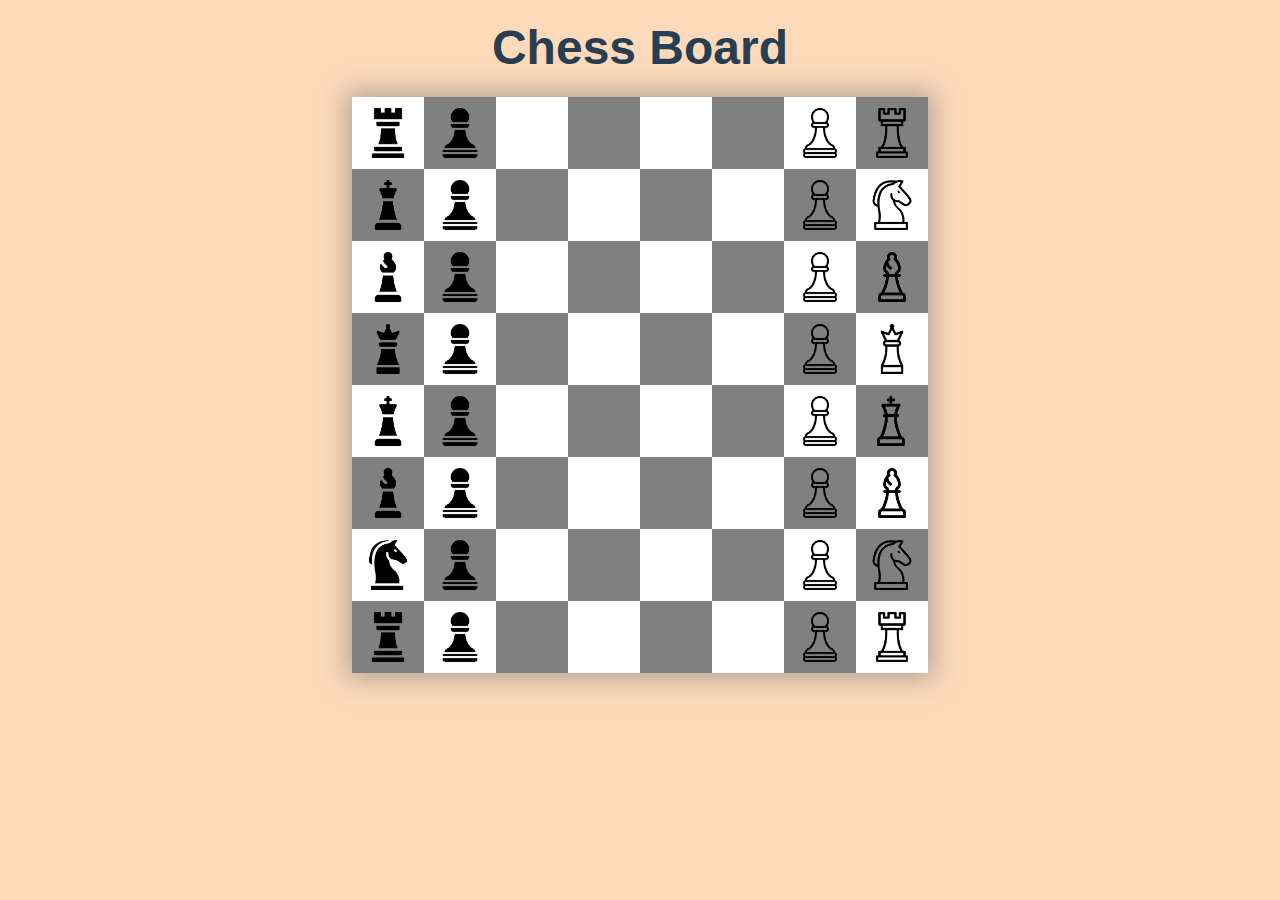
<file: Chess Board/index.html>
<!DOCTYPE html>
<html lang="en">
<head>
    <meta charset="UTF-8">
    <meta name="viewport" content="width=device-width, initial-scale=1.0">
    <link href="styles.css" rel="stylesheet" type="text/css">
    <title>Chess Board</title>
</head>
<body>
    <h1 class="chess-title">Chess Board</h1>
    <div class="chess-board">
        <div class="row">
            <div class="tiles"><img
                    src="Resources/Rook-black.png" alt="Black Rook" class="chess-piece"></div>
            <div class="tiles"><img
                    src="Resources/Pawn-black.png" alt="Black Pawn" class="chess-piece"></div>
            <div class="tiles"></div>
            <div class="tiles"></div>
            <div class="tiles"></div>
            <div class="tiles"></div>
            <div class="tiles"><img
                    src="Resources/Pawn-white.png" alt="White Pawn" class="chess-piece"></div>
            <div class="tiles"><img
                    src="Resources/Rook-white.png" alt="White Rook" class="chess-piece"></div>
        </div>
        <div class="row">
            <div class="tiles"><img
                    src="Resources/King-black.png" alt="Black Knight" class="chess-piece"></div>
            <div class="tiles"><img
                    src="Resources/Pawn-black.png" alt="Black Pawn" class="chess-piece"></div>
            <div class="tiles"></div>
            <div class="tiles"></div>
            <div class="tiles"></div>
            <div class="tiles"></div>
            <div class="tiles"><img
                    src="Resources/Pawn-white.png" alt="White Pawn" class="chess-piece"></div>
            <div class="tiles"><img
                    src="Resources/Knight-white.png" alt="White Knight" class="chess-piece"></div>
        </div>
        <div class="row">
            <div class="tiles"><img
                    src="Resources/Bishop-black.png" alt="Black Bishop" class="chess-piece"></div>
            <div class="tiles"><img
                    src="Resources/Pawn-black.png" alt="Black Pawn" class="chess-piece"></div>
            <div class="tiles"></div>
            <div class="tiles"></div>
            <div class="tiles"></div>
            <div class="tiles"></div>
            <div class="tiles"><img
                    src="Resources/Pawn-white.png" alt="White Pawn" class="chess-piece"></div>
            <div class="tiles"><img
                    src="Resources/Bishop-white.png" alt="White Bishop" class="chess-piece"></div>
        </div>
        <div class="row">
            <div class="tiles"><img class="chess-piece"
                    src="Resources/Queen-black.png" alt="Black Queen" class="chess-piece"></div>
            <div class="tiles"><img class="chess-piece"
                    src="Resources/Pawn-black.png" alt="Black Pawn" class="chess-piece"></div>
            <div class="tiles"></div>
            <div class="tiles"></div>
            <div class="tiles"></div>
            <div class="tiles"></div>
            <div class="tiles"><img
                    src="Resources/Pawn-white.png" alt="White Pawn" class="chess-piece"></div>
            <div class="tiles"><img
                    src="Resources/Queen-white.png" alt="White Queen" class="chess-piece"></div>
        </div>
        <div class="row">
            <div class="tiles"><img
                    src="Resources/King-black.png" alt="Black King" class="chess-piece"></div>
            <div class="tiles"><img
                    src="Resources/Pawn-black.png" alt="Black Pawn" class="chess-piece"></div>
            <div class="tiles"></div>
            <div class="tiles"></div>
            <div class="tiles"></div>
            <div class="tiles"></div>
            <div class="tiles"><img
                    src="Resources/Pawn-white.png" alt="White Pawn" class="chess-piece"></div>
            <div class="tiles"><img
                    src="Resources/King-white.png" alt="White King" class="chess-piece"></div>
        </div>
        <div class="row">
            <div class="tiles"><img
                    src="Resources/Bishop-black.png" alt="Black Bishop" class="chess-piece"></div>
            <div class="tiles"><img
                    src="Resources/Pawn-black.png" alt="Black Pawn" class="chess-piece"></div>
            <div class="tiles"></div>
            <div class="tiles"></div>
            <div class="tiles"></div>
            <div class="tiles"></div>
            <div class="tiles"><img
                    src="Resources/Pawn-white.png" alt="White Pawn" class="chess-piece"></div>
            <div class="tiles"><img
                    src="Resources/Bishop-white.png" alt="White Bishop" class="chess-piece"></div>
        </div>
        <div class="row">
            <div class="tiles"><img
                    src="Resources/Knight-black.png" alt="Black Knight" class="chess-piece"></div>
            <div class="tiles"><img
                    src="Resources/Pawn-black.png" alt="Black Pawn" class="chess-piece"></div>
            <div class="tiles"></div>
            <div class="tiles"></div>
            <div class="tiles"></div>
            <div class="tiles"></div>
            <div class="tiles"><img
                    src="Resources/Pawn-white.png" alt="White Pawn" class="chess-piece"></div>
            <div class="tiles"><img
                    src="Resources/Knight-white.png" alt="White Knight" class="chess-piece"></div>
        </div>
        <div class="row">
            <div class="tiles"><img
                    src="Resources/Rook-black.png" alt="Black Rook" class="chess-piece"></div>
            <div class="tiles"><img
                    src="Resources/Pawn-black.png" alt="Black Pawn" class="chess-piece"></div>
            <div class="tiles"></div>
            <div class="tiles"></div>
            <div class="tiles"></div>
            <div class="tiles"></div>
            <div class="tiles"><img
                    src="Resources/Pawn-white.png" alt="White Pawn" class="chess-piece"></div>
            <div class="tiles"><img
                    src="Resources/Rook-white.png" alt="White Rook" class="chess-piece"></div>
        </div>
    </div>

</body>
</html>
</file>
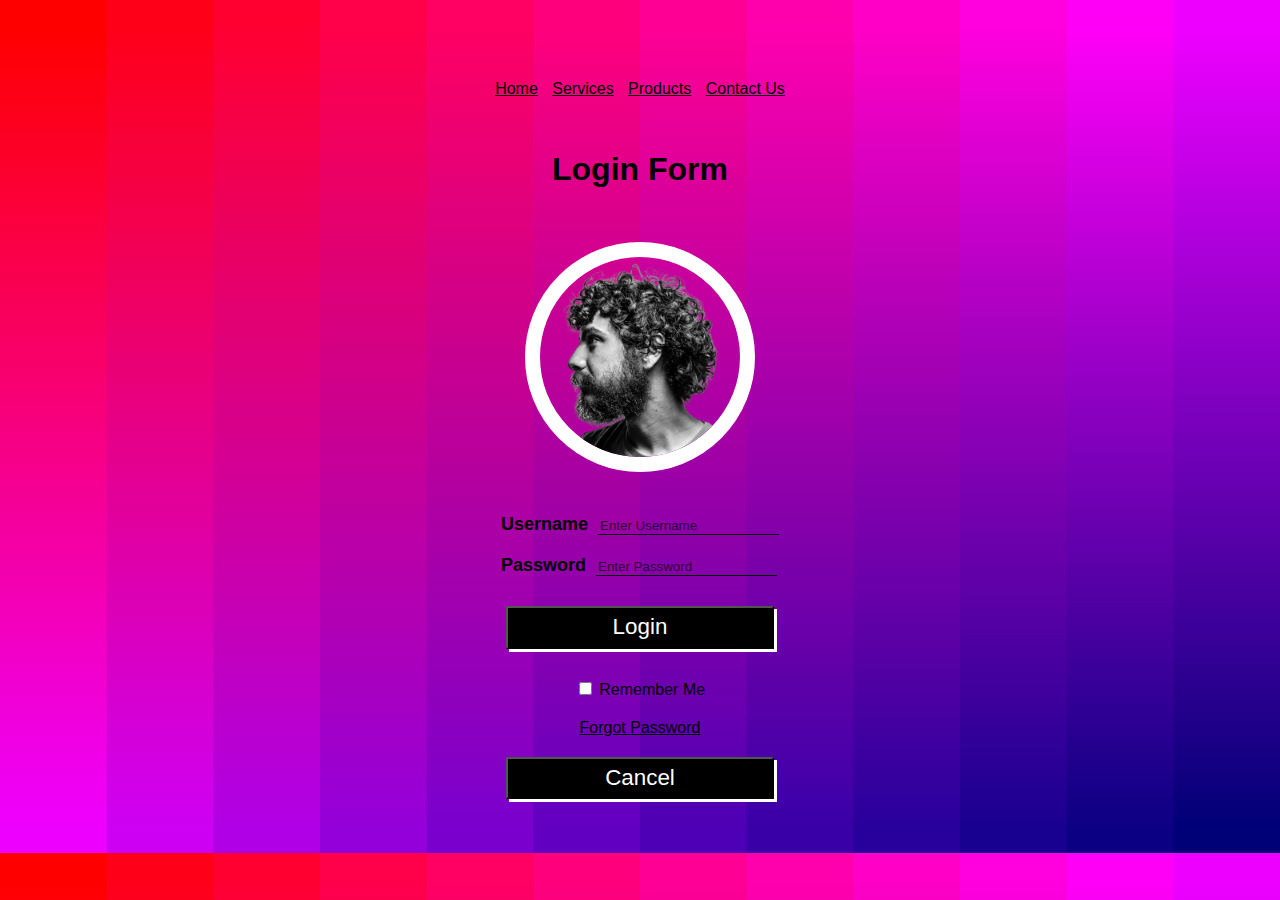
<file: Login Form/index.html>
<!DOCTYPE html>
<html lang="en">
<head>
    <meta charset="UTF-8">
    <meta name="viewport" content="width=device-width, initial-scale=1.0">
    <title>Login Form</title>
    <link rel="stylesheet" href="styles.css" type="text/css">
</head>
<body>
    <main>
        <nav class="header-navigation">
            <a href="#">Home</a>
            <a href="#">Services</a>
            <a href="#">Products</a>
            <a href="#">Contact Us</a>
        </nav>
        <h1 id="login-form-heading">Login Form</h1>
        <img src="Resources/profile-image-css-login-page-project_tS9W4AV3q.webp" id="profile-picture">
        <form class="input-section">
            <div class="user-info">
                <label class="login-info-input-label">Username</label>
                <input type="text" placeholder="Enter Username" class="login-info-input-area">
            </div>
            <div class="user-info">
                <label class="login-info-input-label">Password</label>
                <input type="password" placeholder="Enter Password" class="login-info-input-area">
            </div>
            <button type="submit" class="login-info-button">Login</button>
            <div class="remember-me-wrapper">
                <input type="checkbox" value="remember-me">
                <label id="remember-me">Remember Me</label>
            </div>
            <a href="#" id="forgot-password">Forgot Password</a>
            <button type="submit" class="login-info-button">Cancel</button>
        </form>
    </main>
</body>
</html>
</file>
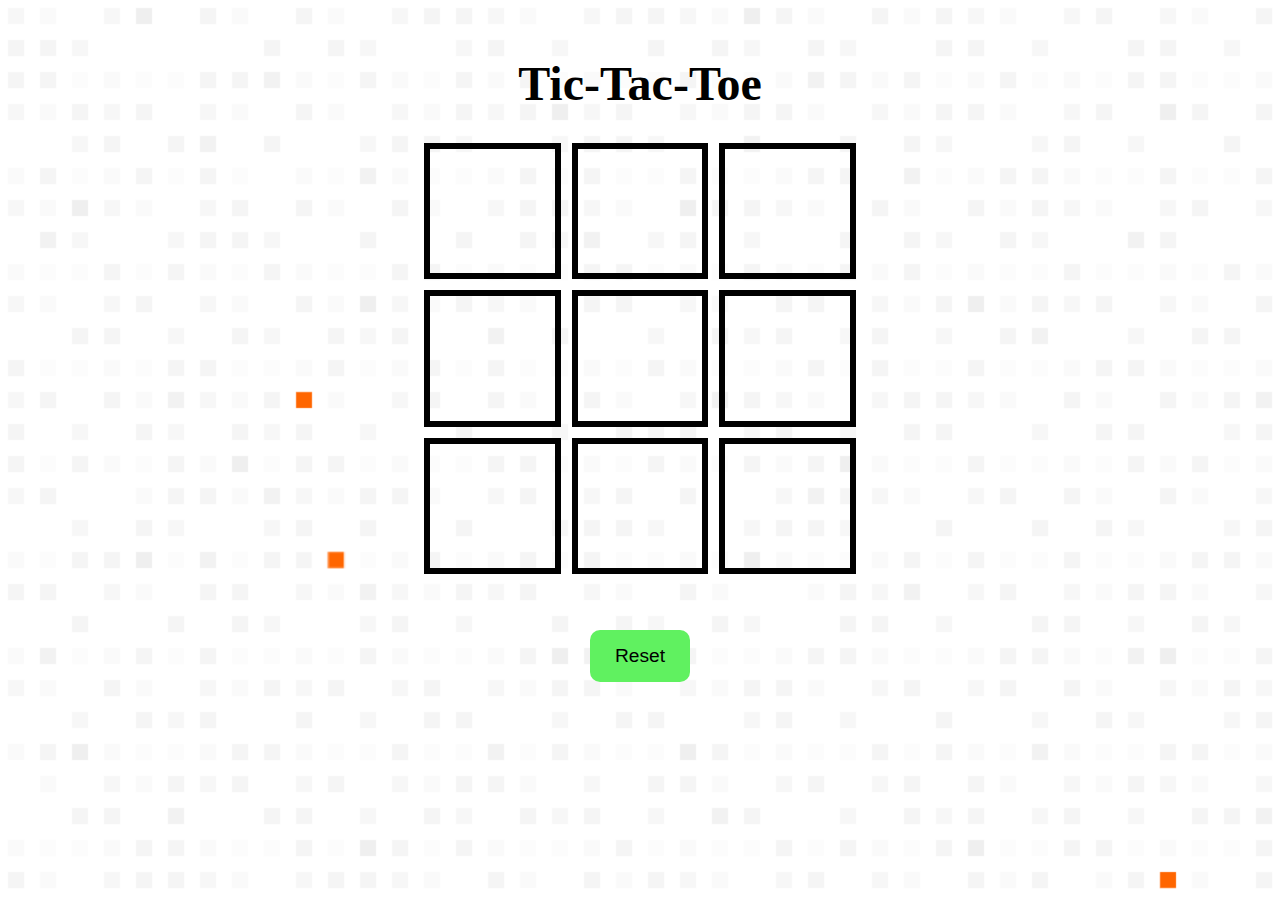
<file: Tic-Tac-Toe/index.html>
<html lang="en">
<head>
    <meta charset="UTF-8">
    <meta name="viewport" content="width=device-width, initial-scale=1.0">
    <link rel="stylesheet" href="style.css">
    <script src="app.js" defer></script>
    <title>Document</title>
</head>
<body>
    <header>
        <h1 id="heading">Tic-Tac-Toe</h1>
    </header>
    <main>
        <div class="game-board">
            <div class="board-tile"></div>
            <div class="board-tile"></div>
            <div class="board-tile"></div>
            <div class="board-tile"></div>
            <div class="board-tile"></div>
            <div class="board-tile"></div>
            <div class="board-tile"></div>
            <div class="board-tile"></div>
            <div class="board-tile"></div>
        </div>
        <button class="game-reset-button">Reset</button>
    </main>
</body>
</html>
</file>
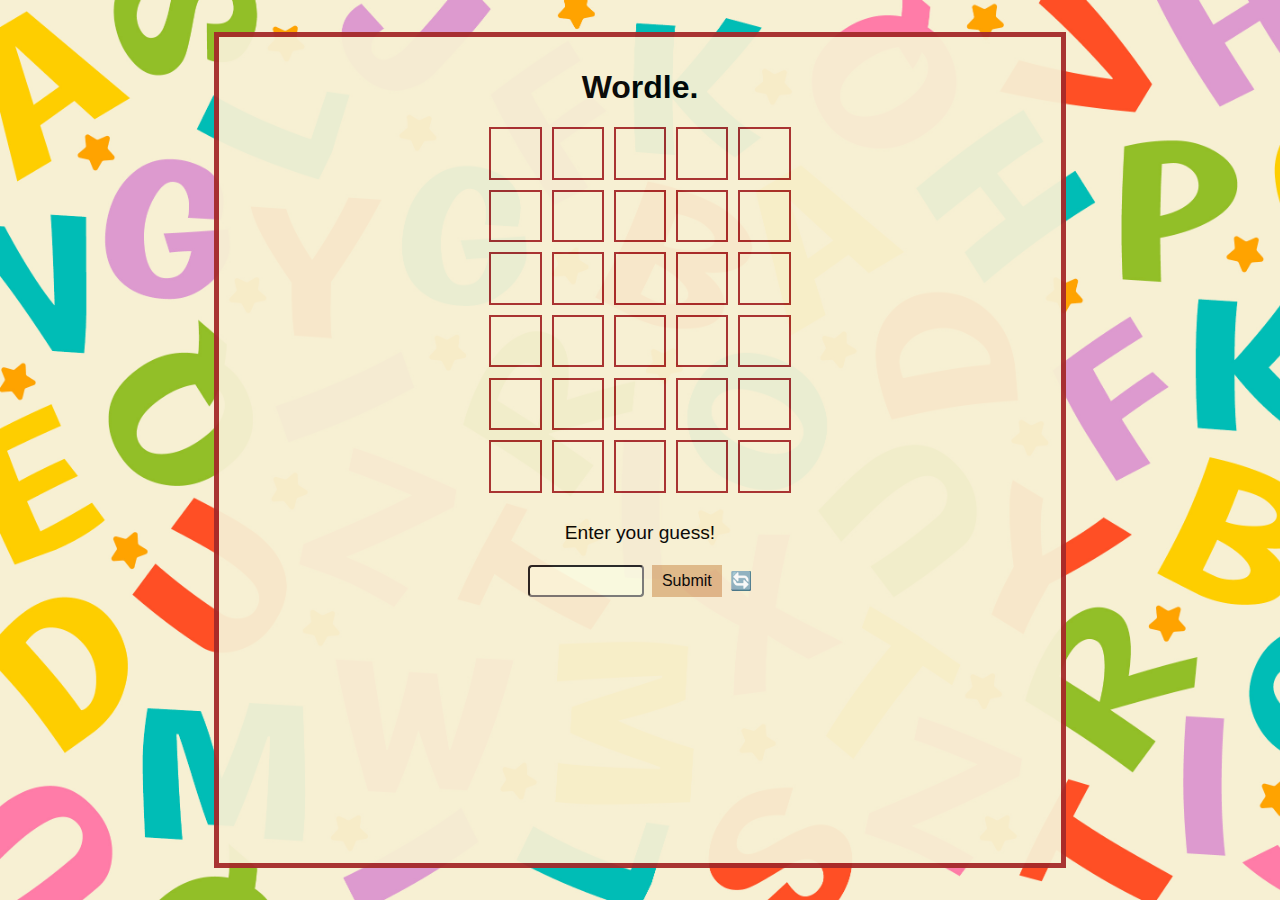
<file: Wordle/index.html>
<html lang="en">
<head>
    <meta charset="UTF-8">
    <meta name="viewport" content="width=device-width, initial-scale=1.0">
    <link rel="stylesheet" href="style.css">
    <link href="https://db.onlinewebfonts.com/c/4789cf828c01b22acb9b2b73ee91aa0d?family=NYTKarnakCondensed" rel="stylesheet" type="text/css"/>
    <script src="app.js" defer></script>
    <title>Document</title>
</head>
<body>
    <main>
        <h1>Wordle.</h1>
        <div class="wordle-container">
            <div class="word-row">
                <div class="word-letter"></div>
                <div class="word-letter"></div>
                <div class="word-letter"></div>
                <div class="word-letter"></div>
                <div class="word-letter"></div>
            </div>
            <div class="word-row">
                <div class="word-letter"></div>
                <div class="word-letter"></div>
                <div class="word-letter"></div>
                <div class="word-letter"></div>
                <div class="word-letter"></div>
            </div>
            <div class="word-row">
                <div class="word-letter"></div>
                <div class="word-letter"></div>
                <div class="word-letter"></div>
                <div class="word-letter"></div>
                <div class="word-letter"></div>
            </div>
            <div class="word-row">
                <div class="word-letter"></div>
                <div class="word-letter"></div>
                <div class="word-letter"></div>
                <div class="word-letter"></div>
                <div class="word-letter"></div>
            </div>
            <div class="word-row">
                <div class="word-letter"></div>
                <div class="word-letter"></div>
                <div class="word-letter"></div>
                <div class="word-letter"></div>
                <div class="word-letter"></div>
            </div>
            <div class="word-row">
                <div class="word-letter"></div>
                <div class="word-letter"></div>
                <div class="word-letter"></div>
                <div class="word-letter"></div>
                <div class="word-letter"></div>
            </div>
        </div>
        <div class="game-result">
            <p class="result-text">Enter your guess!</p>
        </div>
        <form>
            <input type="text" class="guess-input-textbox">
            <button type="submit" class="guess-input-submit-button">Submit</button>
            <button class="reset-button">🔄️</button>
        </form>
    </main>
</body>
</html>
</file>
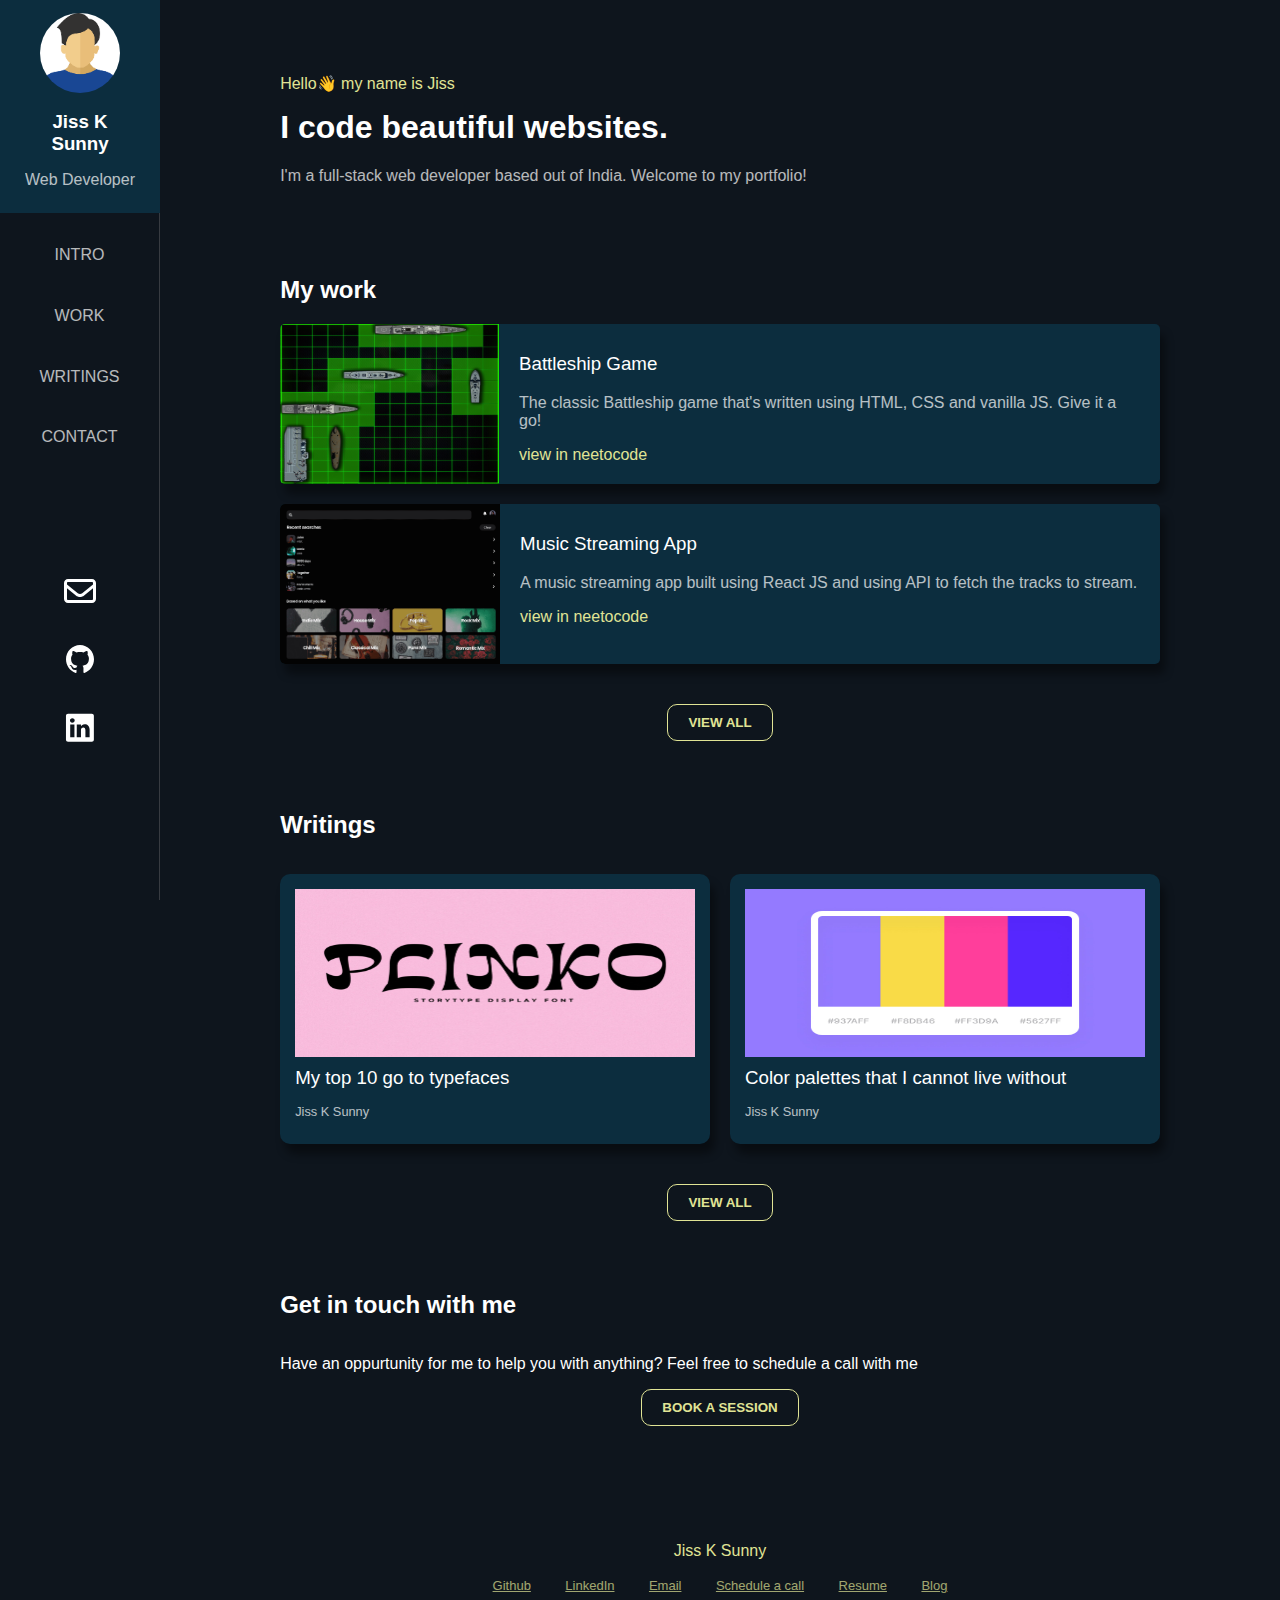
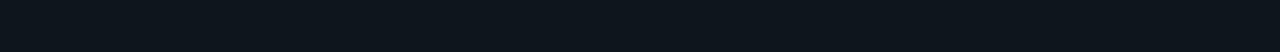
<file: Portfolio/Portfolio.html>
<!DOCTYPE html>
<html>
    <head>
        <link rel="stylesheet" type="text/css" href="styles.css">
    </head>
    <main class="portfolio">
        <article id="contents">
            <p class="greetings">Hello👋 my name is Jiss</p>
            <h1 class="intro1">I code beautiful websites.</h1>
            <h4 class="intro2">I'm a full-stack web developer based out of India. Welcome to my portfolio!</h4>
            <section id="my-works">
                <h2 class="works-heading">My work</h2>
                <div class="works-cards">
                    <div class="works-card">
                        <img src="battleship-og-img.png" alt="Battleship" class="works-card-image">
                        <div class="works-card-content">
                            <h3 class="card-title">Battleship Game</h3>
                            <p class="card-description">The classic Battleship game that's written using HTML, CSS and vanilla JS. Give it a go!</p>
                            <a href="#" class="card-link">view in neetocode</a>
                        </div>
                    </div>
                    <div class="works-card">
                        <img src="music-streaming.png" alt="Streaming app" class="works-card-image">
                        <div class="works-card-content">
                            <h3 class="card-title">Music Streaming App</h3>
                            <p class="card-description">A music streaming app built using React JS and using API to fetch the tracks to stream.</p>
                            <a href="#" class="card-link">view in neetocode</a>
                        </div>
                    </div>
                </div>
            </section>
            <button>VIEW ALL</button>
            <section id="writings">
                <h2 class="writings-heading">Writings</h2>
                <div class="writings-cards">
                    <div class="writings-card1">
                        <img src="Plinko-Font.jpg" alt="placeholder" class="writings-card-image">
                        <h3 class="writings-card-title">My top 10 go to typefaces</h3>
                        <p class="author-name">Jiss K Sunny</p>
                    </div>
                    <div class="writings-card2">
                        <img src="color-palette.jpg" alt="placeholder" class="writings-card-image">
                        <h3 class="writings-card-title">Color palettes that I cannot live without</h3>
                        <p class="author-name">Jiss K Sunny</p>
                    </div>
                </div>
            </section>
            <button>VIEW ALL</button>
            <section id="contact">
                <h2 class="contact-heading">Get in touch with me</h2>
                <p class="contact-description">Have an oppurtunity for me to help you with anything? Feel free to schedule a call with me</p>
                <button>BOOK A SESSION</button>
            </section>
        </article>
        <footer>
            <p>Jiss K Sunny</p>
            <div class="social-links">
                <a href="#" class="social-link">Github</a>
                <a href="#" class="social-link">LinkedIn</a>
                <a href="#" class="social-link">Email</a>
                <a href="#" class="social-link">Schedule a call</a>
                <a href="#" class="social-link">Resume</a>
                <a href="#" class="social-link">Blog</a>
            </div>
        </footer>
        <div class="sidebar">
            <div class="profile">
                <img src="profile-placeholder.png" id="profile-pic" alt="profile picture">
                <h3 class="profile-name">Jiss K Sunny</h3>
                <p class="role">Web Developer</p>
            </div>
            <div id="nav">
                <div id="sections">
                    <p class="section-item"><a href="#contents" class="item-link">INTRO</a></p>
                    <p class="section-item"><a href="#my-works" class="item-link">WORK</a></p>
                    <p class="section-item"><a href="#writings" class="item-link">WRITINGS</a></p>
                    <p class="section-item"><a href="#contact" class="item-link">CONTACT</a></p>
                </div>
                <div class="socials">
                    <a href="#"><img src="envelope-regular.svg" class="social-icon"></a>
                    <a href="#"><img src="211904_social_github_icon.svg" class="social-icon"></a>
                    <a href="#"><img src="104493_linkedin_icon.svg" class="social-icon"></a>
                </div>
            </div>
        </div>
    </main>
</html>
</file>
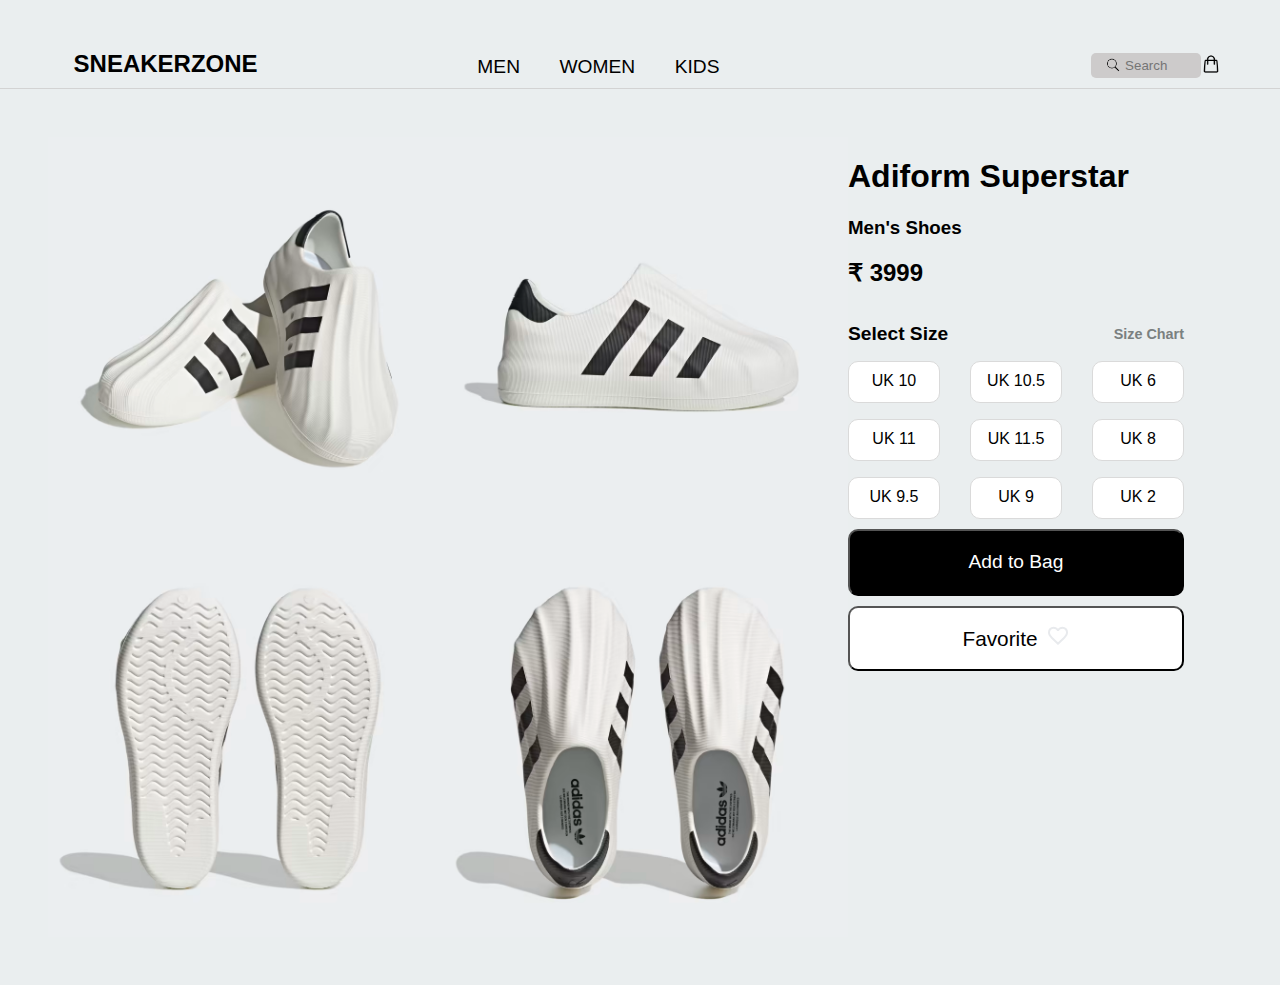
<file: Shopping-page/product-page/shoe-details.html>
<!DOCTYPE html>
<html>
    <head>
        <title>Get the best deals on branded sneakers in India | Sneakerzone</title>
        <link rel="stylesheet" type="text/css" href="styles.css">
    </head>
    <body>
        <nav>
            <h2 class="site-name">SNEAKERZONE</h2>
            <ul class="categories">
                <li><a href="#">MEN</a></li></a>
                <li><a href="#">WOMEN</a></li></a>
                <li><a href="#">KIDS</a></li>
            </ul>
            <form class="search-bar">
                <input type="text" id="search-input" placeholder="Search">
            </form>
            <a href="#" class="shopping-cart"><img src="Resources/shopping-bag.png" id="shopping-cart-image"></a>
        </nav>
        <main class="page-content">
            <div class="shoe-images">
                <img src="Resources/Adifom_Front.avif" class="shoe-picture">
                <img src="Resources/Adifom_Side.avif" class="shoe-picture">
                <img src="Resources/Adifom_Bottom.avif" class="shoe-picture">
                <img src="Resources/Adifom_Top.avif" class="shoe-picture">
            </div>
            <div class="shoe-details">
                <h1 id="shoe-name">Adiform Superstar</h1>
                <h3 id="shoe-category">Men's Shoes</h3>
                <h2 id="shoe-price">₹ 3999</h2>
                <div class="size-selection">
                    <p class="select-size-heading">Select Size</p>
                    <p>Size Chart</p>
                </div>
                <div class="available-sizes">
                    <input type="radio" name="Size"  id="uk-10">
                    <label for="uk-10" class="product-size">UK 10</label>
                    <input type="radio" name="Size"  id="uk-10.5">
                    <label for="uk-10.5" class="product-size">UK 10.5</label>
                    <input type="radio" name="Size"  id="uk-6">
                    <label for="uk-6" class="product-size">UK 6</label>
                    <input type="radio" name="Size"  id="uk-11">
                    <label for="uk-11" class="product-size">UK 11</label>
                    <input type="radio" name="Size"  id="uk-11.5">
                    <label for="uk-11.5" class="product-size">UK 11.5</label>
                    <input type="radio" name="Size"  id="uk-8">
                    <label for="uk-8" class="product-size">UK 8</label>
                    <input type="radio" name="Size"  id="uk-9.5">
                    <label for="uk-9.5" class="product-size">UK 9.5</label>
                    <input type="radio" name="Size"  id="uk-9">
                    <label for="uk-9" class="product-size">UK 9</label>
                    <input type="radio" name="Size"  id="uk-2">
                    <label for="uk-2" class="product-size">UK 2</label>
                </div>
                <button class="add-to-bag">Add to Bag</button>
                <button class="favourite-product">Favorite <span class="heart-icon"><svg xmlns="http://www.w3.org/2000/svg" height="24px" viewBox="0 -960 960 960" width="24px" fill="#e8eaed">
                    <path d="m480-120-58-52q-101-91-167-157T150-447.5Q111-500 95.5-544T80-634q0-94 63-157t157-63q52 0 99 22t81 62q34-40 81-62t99-22q94 0 157 63t63 157q0 46-15.5 90T810-447.5Q771-395 705-329T538-172l-58 52Zm0-108q96-86 158-147.5t98-107q36-45.5 50-81t14-70.5q0-60-40-100t-100-40q-47 0-87 26.5T518-680h-76q-15-41-55-67.5T300-774q-60 0-100 40t-40 100q0 35 14 70.5t50 81q36 45.5 98 107T480-228Zm0-273Z" />
                    </svg></span></button>
            </div>
        </main>
    </body>
</html>
</file>
<file: Chess Board/styles.css>
* {
  box-sizing: border-box;
  padding: 0;
  margin: 0;
}
img {
  max-width: 100%;
}

body {
  height: 100vh;
  display: flex;
  flex-direction: column;
  align-items: center;
  gap: 2rem;
  background-color: #fedaba;
}

.chess-title {
  font-size: 3rem;
  font-family: sans-serif;
  font-weight: 700;
  color: #283e52;
  margin-top: 20px;
}
@media screen and (max-width: 767px) {
    .chess-title {
        font-size: 1.5rem;
    }
}
.chess-board {
  width: 45%;
  max-width: 90vw;
  margin-top: -10px;
  display: grid;
  grid-template-rows: repeat(8, 1fr);
  box-shadow: 0 0 25px 5px rgba(124, 124, 124, 0.6);
}

.row {
  display: grid;
  grid-template-columns: repeat(8, 1fr);
}

.tiles {
  display: flex;
  justify-content: center;
  align-items: center;
  aspect-ratio: 1/1;
  background-color: #ffffff;
}

.row:nth-child(even) > *:nth-child(2n-1),
.row:nth-child(odd) > *:nth-child(2n) {
  background-color: #808080;
}

.tiles:hover {
  transform: scale(1.05);
}

.chess-piece {
  max-height: 70%;
}
</file>
<file: Login Form/styles.css>
html {
    font-family: sans-serif;
}
body {
    margin: 0;
    padding: 5rem auto;
    background-image: url("Resources/quantum-gradient.svg");
    background-size: cover;
}
main {
    display: flex;
    flex-direction: column;
    align-items: center;
    gap: 2rem;
    margin-top: 5rem;  
}
nav a {
    margin: 5px;
    color: black;
}
#profile-picture {
    width: 200px;
    border: solid 15px #ffffff;
    border-radius: 100%;
}
.input-section {
    display: flex;
    flex-direction: column;
}
.login-info-input-label {
    font-weight: bold;
    flex-wrap: nowrap;
    margin-right: 5px;
}
.login-info-input-area {
    background: none;
    border: none;
    border-bottom: 1px solid black;
}
.login-info-input-area:focus {
    outline: none;
}
input::placeholder {
    color: black;
    opacity: 0.7;
  }
  
.user-info {
    margin: 10px;
    font-size: large;
}
.remember-me-wrapper {
    text-align: center;
    margin-top: 10px;
}
#forgot-password {
    text-align: center;
    color: black;
    margin-top: 20px;
}
.login-info-button {
    width: 90%;
    margin: 20px auto;
    font-size: 1.4rem;
    padding: 0.4rem;
    color: white;
    background-color: black;
    box-shadow: 3px 3px white;  
}
.login-info-button:hover {
    color: black;
    background-color: white;
    box-shadow: 3px 3px black;
}
</file>
<file: Tic-Tac-Toe/style.css>
*,
*::after,
*::before {
  box-sizing: border-box;
  padding: 0;
  margin: 0;
}
body {
    background-image: url('Resources/pattern-randomized.png');
    background-size: cover;
    text-align: center;
    padding: 1.5rem;
    height: 100vh;
}
#heading {
    font-size: 3rem;
    margin: 2rem;
}
.game-board {
    display: grid;
    grid-template-columns: 1fr 1fr 1fr;
    gap: 0.7rem;
    width: 35%;
    margin: 1.5rem auto;
    aspect-ratio: 1/1;
}
.board-tile {
    display: flex;
    justify-content: center;
    align-items: center;
    padding: 3px;
    border: 6px solid black;
    aspect-ratio: 1/1;
}
.board-tile:hover {
    cursor: pointer;
}
.tile-image {
    width: 100%;
    aspect-ratio: 1/1;
}
.game-result {
    display: block;
    text-align: center;
    margin: 0 auto;
    font-size: 1.5rem;
    font-weight: 600;
}
.game-reset-button {
    margin: 2rem;
    border: none;
    border-radius: 10px;
    padding: 15px 25px;
    background-color: rgb(96, 241, 96);
    font-size: 1.2rem;
    font-family: sans-serif;
}
.game-reset-button:hover {
    background-color: rgb(16, 209, 16);
}
</file>
<file: Wordle/style.css>
:root {
    --correct-match-clr: #03bc00;
    --partial-correct-clr: #ffff00;
    --incorrect-word-clr: #808080;
    --background-clr: #f7f0d3;
    --secondary-clr: brown;
    --button-clr: burlywood;
    --button-hover-clr: #c8a06c;
    --input-textbox-clr: #fafadf;
}  
*,
*::after,
*::before {
  box-sizing: border-box;
  padding: 0;
  margin: 0;
}
html {
    font-family: sans-serif;
}
body {
    background-image: url(Resources/Alphabets.jpg);
    background-size: cover;
    height: 100vh;
    padding: 2rem;
}
h1{
    text-align: center;
    margin-bottom: 1.5rem;
    font-family: "NYTKarnakCondensed", sans-serif;
}
main {
    margin: 0 auto;
    background-color: var(--background-clr);
    opacity: 0.95;
    border: var(--secondary-clr) 5px solid;
    width: 70%;
    height: 100%;
    padding: 2rem;
}
.wordle-container {
    display: flex;
    flex-direction: column;
    width: 40%;
    gap: 1rem;
    aspect-ratio: 1/1;
    margin: 1rem auto;
}
.word-row {
    display: flex;
    justify-content: center;
    align-items: center;
    width: 100%;
    height: 15%;
}
.word-letter {
    display: grid;
    place-content: center;
    width: 20%;
    min-width: 35px;
    margin: 0.3rem;
    border: 2px solid var(--secondary-clr);
    aspect-ratio: 1/1;
}
form {
    display: flex;
    justify-content: center;
    align-items: center;
    padding: 0.2rem;
}
.guess-input-textbox {
    height: 2rem;
    width: 15%;
    padding: 5px;
    background-color: var(--input-textbox-clr);
    border-radius: 4px;
    font-size: medium;
    font-weight: bold;
    letter-spacing: 0.05rem;
}
button {
    display: flex;
    justify-content: center;
    align-items: center;
    height: 2rem;
    border: none;
}
.guess-input-submit-button {
    font-size: medium;
    padding: 10px;
    margin-left: 0.5rem;
    background-color: var(--button-clr);
}
.guess-input-submit-button:hover {
    background-color: var(--button-hover-clr);
    cursor: pointer;
}
.reset-button {
    margin-left: 0.5rem;
    background: none;
    font-size: large;
}
.reset-button:hover {
    cursor: pointer;
}
.game-result {
    text-align: center;
    height: 3rem;
    padding: 0.5rem;
    margin-top: 1.5rem;
    font-size: 1.2rem;
}
</file>
<file: Portfolio/styles.css>
html {
    background-color: #0e151d;
    font-family: sans-serif;
}
h3 {
    font-weight: 500;
}
.portfolio {
    color: white;
    padding: 50px;
    display: flex;
    flex-direction: column;
    align-items:center;
    flex-basis: 50rem;
    margin-left:10rem;
}
.greetings {
    color: #e0e495;
}
.intro1 {
    margin:0px 0;
    font-weight: 700;
    font-size:xx-large;
}
.intro2 {
    font-weight: 300;
    opacity: 70%;
}
#my-works {
    margin: 50px 0px 20px 0px;
}
.works-card{
    display: flex;
    background-color: #0c2d3e;
    height: 10rem;
    margin: 20px 0px;
    border-radius: 5px;
    overflow: hidden;
    box-shadow: 5px 10px 8px rgba(0, 0, 0, 0.4);
    transition: transform 200ms ease-in;
}
.works-card:hover{
    transform: scale(1.02);
}
.works-card-image {
    width: 25%;
}
.works-card-content {
    margin: 10px 20px;
}
.card-description {
    opacity: 70%;
}
.card-link {
    color:#e0e495;
    text-decoration: none;
}
button {
    background: none;
    border: #e0e495 solid 1px;
    border-radius: 10px;
    color:#e0e495;
    align-self: center;
    padding: 10px 20px;
    font-weight: 600;
}
button:hover {
    background-color: #e0e495;
    color: black;
    cursor: pointer;
}
.writings-cards {
    display: flex;
}
.writings-card1{
    display: flex;
    flex-direction: column;
    align-items: first baseline;
    padding: 15px;
    background-color: #0c2d3e;
    margin: 15px 20px 20px 0px;
    flex: 1 0 30ch;
    height: 15rem;
    border-radius: 10px;
    overflow: hidden;
    box-shadow: 5px 10px 8px rgba(0, 0, 0, 0.4);
    transition: transform 200ms ease-in;
}
.writings-card2 {
    display: flex;
    flex-direction: column;
    align-items: first baseline;
    padding: 15px;
    background-color: #0c2d3e;
    margin: 15px 0px 20px 0px;
    flex: 1 0 30ch;
    height: 15rem;
    border-radius: 10px;
    overflow: hidden;
    box-shadow: 5px 10px 8px rgba(0, 0, 0, 0.4);
    transition: transform 200ms ease-in;
}
.writings-card1:hover, .writings-card2:hover {
    transform: scale(1.02);
}
.writings-card-image {
    height: 70%;
    width: 100%;
}
.writings-card-title {
    margin: 10px auto 2px 0;
}
.author-name {
    opacity: 70%;
    font-size: 0.8rem;
}
#writings {
    margin: 50px 0px 20px 0px;
}
#contact {
    display: flex;
    flex-direction: column;
    margin: 50px 0px;
}
#contents {
    display: flex;
    flex-direction: column;
}
.bookings-button {
    margin: 15px;
}
footer {
    display: flex;
    flex-direction: column;
    color:#e0e495;
    align-items: center;
    margin: 50px auto 0px auto;
}
.social-link {
    color:#e0e495;
    margin: 15px;
    opacity: 70%;
    font-size: small;
}
.sidebar {
    position:fixed;
    left: 0px;
    top: 0px;
    display: flex;
    flex-direction: column;
    width: 11vw;
    min-width: 10rem;
    height: 100%;
    margin: 0px 5px 0px 0px;
}
.profile {
    background-color: #0c2d3e;
}
#profile-pic {
    margin: 0.8rem 25%;
    border-radius: 50%;
    width: 50%;
}
.profile-name {
    color: white;
    margin: 0.1rem 15%;
    font-weight: 600;
    text-align: center;
}
.role {
    color: white;
    opacity: 70%;
    margin: 1rem 1.3rem 1.5rem 1.3rem;
    text-align: center;
}
#sections {
    color: white;
    list-style-type: none;
    align-items: center;
    padding: 5px;
}
.section-item {
    margin: 0.8rem 0.5rem;
    padding: 15px;
    border-radius: 40px;
    text-align: center;
}
.section-item:hover {
    background-color: #0c2d3e;
}
.item-link {
    text-decoration: none;
    color: white;
    opacity: 70%;
    text-align:center;
}
.socials {
    margin: 5rem 2rem;
    display:flex;
    flex-direction: column;
    align-items: center;
}
.social-icon {
    width: 2rem;
    height: 2rem;
    margin: 1rem;
}
#nav {
    background-color: #0e151d;
    border-right: rgb(152, 150, 150, 30%) 1px solid;
    height: 100%
}
</file>
<file: Shopping-page/product-page/styles.css>
html {
    font-family: sans-serif;
    background-color: #eaeeef;
}
body {
    padding: 0;
    margin: 0;
}
.site-name {
    letter-spacing: 0rem;
    margin-left:3rem;
    margin-bottom: 0;
}
nav {
    display: flex;
    justify-content: space-around;
    padding: 30px 10% 10px 2%;
    align-items: end;
    border-bottom: 1px solid lightgray;
}
.categories {
    min-width: 25%;
    list-style-type: none;
    display: flex;
    justify-content: space-around;
    margin: 0 20rem 0 10rem;
}
.categories a {
    text-decoration: none;
    color: black;
    font-size: 1.2rem;
}
#search-input {
    background-color: rgb(205, 203, 203);
    background-image: url("Resources/search-icon.png");
    background-size: 0.9rem;
    background-position: 15px 5px;
    background-repeat: no-repeat;
    border: none;
    border-radius: 5px;
    width: 60px;
    padding: 5px 25px;
    margin-right: 0rem;
    margin-left: 2rem;
    text-align: center;
}
#shopping-cart-image {
    display: inline-block;
    width:20px;
}
main {
    display: flex;
    padding: 3rem;
}
.shoe-images {
    display: grid;
    grid-template-columns: 400px 400px;
    grid-template-rows: 400px 400px;
}
.shoe-picture {
    width: 400px;
    height: 400px;
}
.size-selection {
    display: flex;
    justify-content: space-between;
    align-items: center;
}
  
.size-selection p {
    color: #7a8080;
    font-weight: 700;
    font-size: 0.9rem;
    margin-block: 1rem;
}
p.select-size-heading {
    font-size: 120%;
    color: #000000;
}
.available-sizes {
    display: flex;
    flex-wrap: wrap;
    justify-content: space-between;
    gap: 1rem;
    max-width: 21rem;
}
input[type="radio"] {
    display: none;
} 
.product-size {
    padding: 10px;
    border-radius: 10px;
    width: 70px;
    height: 20px;
    text-align: center;
    background-color: #fff;
    border: 1px solid #dadada;
    transition: background-color 300ms ease-in;
}  
.product-size:hover {
    background-color: #e7e1e1;
}
input[type="radio"]:checked + label.product-size{
    background-color: #7a8080;
    color: #505454;
}
.add-to-bag {
    font-size: 1.2rem;
    padding: 1.3rem;
    border-radius: 10px;
    color: #fff;
    background-color: #000000;
    width: 100%;
    margin: 10px 0;
}
  
.favourite-product {
    display: flex;
    align-items: center;
    justify-content: center;
    gap: 0.5rem;
    font-size: 1.3rem;
    padding: 1rem;
    border-radius: 10px;
    background-color: #fff;
    border: 1px solid #000000;
    width: 100%;
}
</file>
